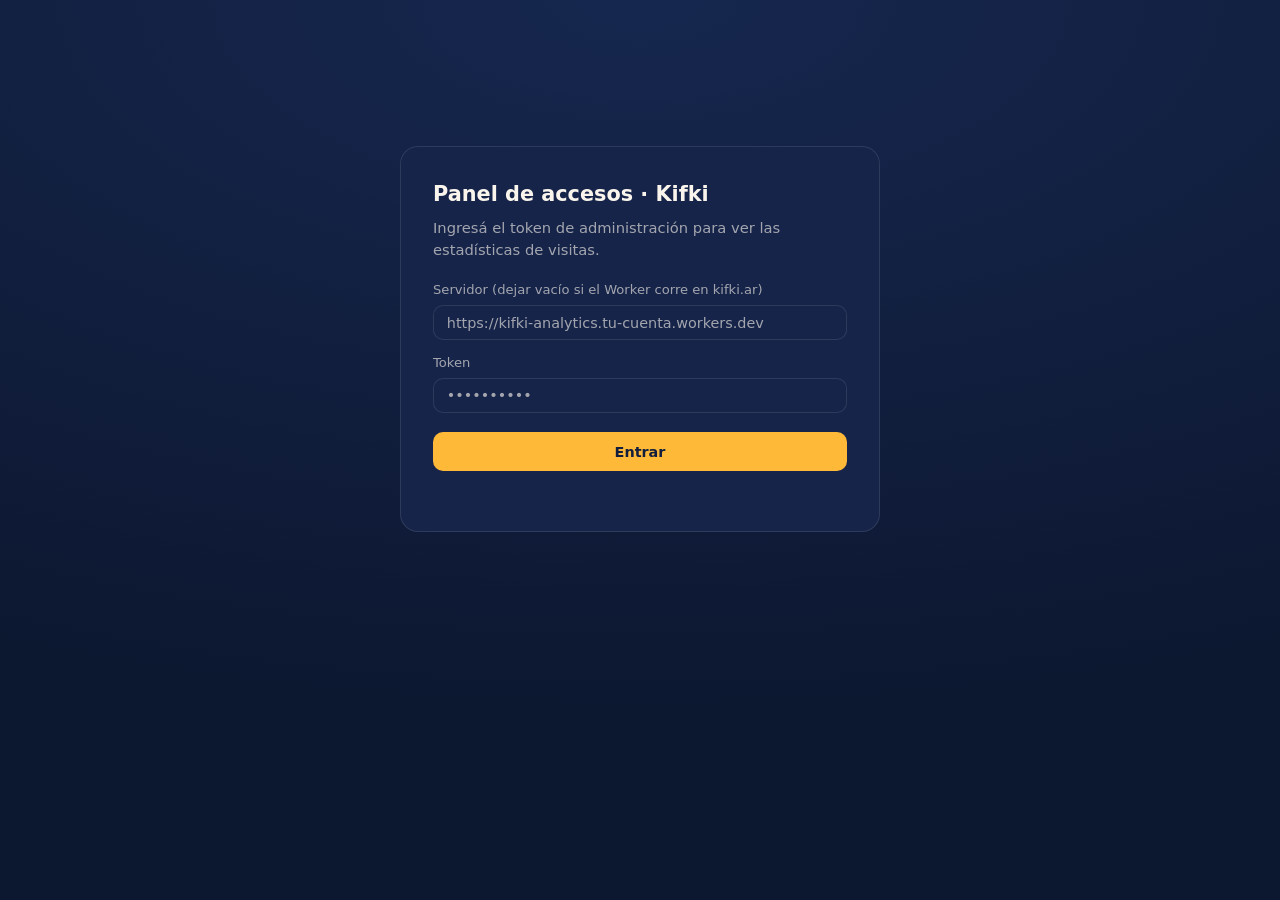
<file: admin.html>
<!DOCTYPE html>
<html lang="es-AR">
<head>
  <meta charset="UTF-8">
  <meta name="viewport" content="width=device-width, initial-scale=1.0">
  <meta name="robots" content="noindex, nofollow">
  <title>Kifki · Panel de accesos</title>
  <link rel="icon" href="assets/favicon.ico" sizes="any">
  <style>
    :root{
      --crema:#faf5ec; --azul:#294a91; --azul-cl:#5a7fd0;
      --noche:#111e3d; --noche-2:#0c1730; --panel:#16244a;
      --amarillo:#ffb938; --amarillo-2:#ffad15;
      --line:rgba(255,255,255,.10); --muted:rgba(250,245,236,.62);
      --font:"Albert Sans",system-ui,-apple-system,Segoe UI,Roboto,sans-serif;
    }
    *{box-sizing:border-box;margin:0;padding:0}
    body{font-family:var(--font);background:radial-gradient(120% 80% at 50% 0%,#16274f,var(--noche) 55%,var(--noche-2));color:var(--crema);min-height:100vh;line-height:1.5;-webkit-font-smoothing:antialiased}
    a{color:var(--amarillo)}
    .wrap{max-width:1180px;margin:0 auto;padding:clamp(1rem,3vw,2.4rem)}

    header.top{display:flex;flex-wrap:wrap;align-items:center;gap:1rem;justify-content:space-between;margin-bottom:1.6rem}
    .brand{display:flex;align-items:center;gap:.6rem;font-weight:700;font-size:1.15rem}
    .brand b{color:var(--amarillo)}
    .brand small{color:var(--muted);font-weight:500}

    .controls{display:flex;flex-wrap:wrap;gap:.5rem;align-items:center}
    input,select,button{font-family:inherit;font-size:.9rem;border-radius:10px;border:1px solid var(--line);padding:.55rem .8rem}
    input,select{background:var(--panel);color:var(--crema)}
    input::placeholder{color:var(--muted)}
    button{background:var(--amarillo);color:var(--noche);font-weight:700;border:none;cursor:pointer;transition:transform .15s ease,background .2s ease}
    button:hover{transform:translateY(-1px);background:var(--amarillo-2)}
    button.ghost{background:transparent;color:var(--crema);border:1px solid var(--line)}

    .gate{max-width:30rem;margin:12vh auto 0;background:var(--panel);border:1px solid var(--line);border-radius:18px;padding:2rem}
    .gate h1{font-size:1.3rem;margin-bottom:.4rem}
    .gate p{color:var(--muted);font-size:.92rem;margin-bottom:1.2rem}
    .gate label{display:block;font-size:.82rem;color:var(--muted);margin:.8rem 0 .3rem}
    .gate input{width:100%}
    .gate button{width:100%;margin-top:1.2rem;padding:.7rem}
    .err{color:#ff8f6b;font-size:.86rem;margin-top:.8rem;min-height:1.1em}

    .kpis{display:grid;grid-template-columns:repeat(auto-fit,minmax(9.5rem,1fr));gap:.9rem;margin-bottom:1.4rem}
    .kpi{background:var(--panel);border:1px solid var(--line);border-radius:16px;padding:1.1rem 1.2rem}
    .kpi .n{font-size:2rem;font-weight:800;line-height:1;letter-spacing:-.02em}
    .kpi .l{color:var(--muted);font-size:.8rem;margin-top:.4rem;text-transform:uppercase;letter-spacing:.06em}
    .kpi.accent .n{color:var(--amarillo)}

    .grid{display:grid;grid-template-columns:repeat(auto-fit,minmax(min(100%,20rem),1fr));gap:1rem}
    .card{background:var(--panel);border:1px solid var(--line);border-radius:16px;padding:1.2rem 1.3rem;overflow:hidden}
    .card h2{font-size:.95rem;margin-bottom:1rem;display:flex;justify-content:space-between;align-items:baseline}
    .card h2 span{color:var(--muted);font-weight:500;font-size:.78rem}

    /* barras horizontales */
    .bars{display:flex;flex-direction:column;gap:.55rem}
    .bar{position:relative}
    .bar .row{display:flex;justify-content:space-between;gap:.6rem;font-size:.86rem;margin-bottom:.22rem}
    .bar .row .lab{overflow:hidden;text-overflow:ellipsis;white-space:nowrap}
    .bar .row .val{color:var(--muted);font-variant-numeric:tabular-nums;flex:0 0 auto}
    .bar .track{height:7px;background:rgba(255,255,255,.07);border-radius:6px;overflow:hidden}
    .bar .fill{height:100%;background:linear-gradient(90deg,var(--azul-cl),var(--amarillo));border-radius:6px}
    .empty{color:var(--muted);font-size:.86rem;padding:.4rem 0}

    /* timeline */
    .spark{display:flex;align-items:flex-end;gap:3px;height:120px;margin-top:.4rem}
    .spark .col{flex:1;min-width:3px;background:linear-gradient(180deg,var(--amarillo),var(--azul-cl));border-radius:3px 3px 0 0;position:relative}
    .spark .col:hover::after{content:attr(data-t);position:absolute;bottom:100%;left:50%;transform:translateX(-50%);background:var(--noche-2);border:1px solid var(--line);color:var(--crema);font-size:.7rem;white-space:nowrap;padding:.2rem .4rem;border-radius:6px;margin-bottom:4px;z-index:2}
    .card.wide{grid-column:1/-1}

    /* tabla */
    .tablewrap{overflow-x:auto;margin-top:.2rem}
    table{border-collapse:collapse;width:100%;font-size:.82rem}
    th,td{text-align:left;padding:.5rem .6rem;border-bottom:1px solid var(--line);white-space:nowrap}
    th{color:var(--muted);font-weight:600;position:sticky;top:0;background:var(--panel)}
    td.ip{font-variant-numeric:tabular-nums}
    .pill{display:inline-block;background:rgba(255,255,255,.08);border-radius:999px;padding:.08rem .5rem;font-size:.74rem}
    .flag{font-size:.9rem}
    .muted{color:var(--muted)}
    .note{color:var(--muted);font-size:.8rem;margin-top:1.4rem;text-align:center}
    .loading{opacity:.5}
  </style>
</head>
<body>

  <!-- Compuerta de token -->
  <div class="wrap" id="gateWrap">
    <div class="gate">
      <h1>Panel de accesos · <b>Kifki</b></h1>
      <p>Ingresá el token de administración para ver las estadísticas de visitas.</p>
      <label for="base">Servidor (dejar vacío si el Worker corre en kifki.ar)</label>
      <input id="base" value="https://kifki-analytics.kifki.workers.dev" placeholder="https://kifki-analytics.tu-cuenta.workers.dev" autocomplete="off">
      <label for="token">Token</label>
      <input id="token" type="password" placeholder="••••••••••" autocomplete="current-password">
      <button id="enter">Entrar</button>
      <div class="err" id="gateErr"></div>
    </div>
  </div>

  <!-- Panel -->
  <div class="wrap" id="panel" hidden>
    <header class="top">
      <div class="brand">Panel de accesos · <b>Kifki</b> <small id="subT"></small></div>
      <div class="controls">
        <select id="days">
          <option value="0">Todo</option>
          <option value="1">Hoy</option>
          <option value="7" selected>7 días</option>
          <option value="30">30 días</option>
          <option value="90">90 días</option>
        </select>
        <button id="refresh">Actualizar</button>
        <button class="ghost" id="logout">Salir</button>
      </div>
    </header>

    <div class="kpis" id="kpis"></div>

    <div class="grid">
      <div class="card wide">
        <h2>Visitas por día <span id="tlRange"></span></h2>
        <div class="spark" id="timeline"></div>
      </div>

      <div class="card"><h2>Fuentes <span>utm / referente</span></h2><div class="bars" id="sources"></div></div>
      <div class="card"><h2>Referentes <span>de dónde llegan</span></h2><div class="bars" id="referrers"></div></div>
      <div class="card"><h2>Países</h2><div class="bars" id="countries"></div></div>
      <div class="card"><h2>Ciudades</h2><div class="bars" id="cities"></div></div>
      <div class="card"><h2>Dispositivos</h2><div class="bars" id="devices"></div></div>
      <div class="card"><h2>Páginas</h2><div class="bars" id="paths"></div></div>

      <div class="card wide">
        <h2>Últimas visitas <span id="recentCount"></span></h2>
        <div class="tablewrap">
          <table>
            <thead><tr>
              <th>Cuándo</th><th>IP</th><th>Ubicación</th><th>Fuente</th>
              <th>Disp.</th><th>Red (ASN)</th><th>Página</th><th>Nuevo</th>
            </tr></thead>
            <tbody id="recent"></tbody>
          </table>
        </div>
      </div>
    </div>

    <p class="note" id="foot"></p>
  </div>

  <script>
  (function(){
    "use strict";
    var LS_T="kf_admin_token", LS_B="kf_admin_base";
    var $=function(id){return document.getElementById(id)};

    var base=(localStorage.getItem(LS_B)||"");
    var token=(localStorage.getItem(LS_T)||"");
    $("base").value=base; $("token").value=token;

    function apiBase(){ return (($("base").value||"").replace(/\/+$/,"")); }

    function enter(){
      base=apiBase(); token=$("token").value.trim();
      if(!token){ $("gateErr").textContent="Ingresá el token."; return; }
      load(true);
    }
    $("enter").addEventListener("click",enter);
    $("token").addEventListener("keydown",function(e){ if(e.key==="Enter") enter(); });
    $("refresh").addEventListener("click",function(){ load(false); });
    $("days").addEventListener("change",function(){ load(false); });
    $("logout").addEventListener("click",function(){
      localStorage.removeItem(LS_T);
      $("panel").hidden=true; $("gateWrap").hidden=false; $("token").value="";
    });

    function esc(s){ return String(s==null?"":s).replace(/[&<>"]/g,function(c){
      return {"&":"&amp;","<":"&lt;",">":"&gt;",'"':"&quot;"}[c]; }); }
    function flag(cc){ if(!cc||cc.length!==2) return "🏳️";
      try{ return String.fromCodePoint.apply(null, cc.toUpperCase().split("").map(function(c){return 127397+c.charCodeAt(0)})); }
      catch(e){ return cc; } }
    function num(n){ return (n||0).toLocaleString("es-AR"); }
    function ago(t){
      var s=Math.max(0,(Date.now()-t)/1000);
      if(s<60) return "hace "+Math.floor(s)+"s";
      if(s<3600) return "hace "+Math.floor(s/60)+"m";
      if(s<86400) return "hace "+Math.floor(s/3600)+"h";
      return new Date(t).toLocaleString("es-AR",{day:"2-digit",month:"2-digit",hour:"2-digit",minute:"2-digit"});
    }

    function load(fromGate){
      var b=apiBase(); var d=$("days").value;
      var url=(b||"")+"/api/stats?days="+encodeURIComponent(d)+"&token="+encodeURIComponent(token);
      $("panel").classList.add("loading");
      fetch(url,{headers:{"Authorization":"Bearer "+token}})
        .then(function(r){
          if(r.status===401) throw new Error("Token inválido.");
          if(!r.ok) throw new Error("Error "+r.status+" del servidor.");
          return r.json();
        })
        .then(function(s){
          if(!s.ok) throw new Error(s.error||"Respuesta inesperada.");
          localStorage.setItem(LS_T,token); localStorage.setItem(LS_B,b);
          $("gateWrap").hidden=true; $("panel").hidden=false;
          render(s);
        })
        .catch(function(e){
          if(fromGate || $("panel").hidden){ $("gateErr").textContent=e.message; }
          else { $("foot").textContent="⚠️ "+e.message; }
        })
        .finally(function(){ $("panel").classList.remove("loading"); });
    }

    function render(s){
      var dLbl=$("days").options[$("days").selectedIndex].text;
      $("subT").textContent="· "+dLbl;
      $("kpis").innerHTML=[
        kpi(num(s.total),"Visitas",true),
        kpi(num(s.uniqueIps),"IPs únicas"),
        kpi(num(s.newVisitors),"Nuevos"),
        kpi(num(s.returningVisitors),"Recurrentes"),
        kpi(num((s.countries||[]).length),"Países"),
        kpi(num((s.sources||[]).length),"Fuentes")
      ].join("");

      bars("sources",s.sources); bars("referrers",s.referrers);
      bars("countries",s.countries,true); bars("cities",s.cities);
      bars("devices",s.devices); bars("paths",s.paths);
      timeline(s.timeline);
      recent(s.recent);

      $("recentCount").textContent=(s.recent||[]).length+" registros";
      var msg="Mostrando "+num(s.scanned)+" visitas"+(s.capped?" (tope alcanzado)":"")+" · actualizado "+new Date().toLocaleTimeString("es-AR");
      $("foot").textContent=msg;
    }

    function kpi(n,l,accent){
      return '<div class="kpi'+(accent?" accent":"")+'"><div class="n">'+n+'</div><div class="l">'+l+'</div></div>';
    }

    function bars(id,arr,isCountry){
      arr=arr||[]; var box=$(id);
      if(!arr.length){ box.innerHTML='<div class="empty">Sin datos todavía.</div>'; return; }
      var max=arr[0].count||1;
      box.innerHTML=arr.map(function(x){
        var lab=isCountry?(flag(x.label.slice(0,2))+" "+esc(x.label)):esc(x.label);
        var w=Math.max(3,Math.round((x.count/max)*100));
        return '<div class="bar"><div class="row"><span class="lab">'+lab+'</span>'+
               '<span class="val">'+num(x.count)+'</span></div>'+
               '<div class="track"><div class="fill" style="width:'+w+'%"></div></div></div>';
      }).join("");
    }

    function timeline(tl){
      tl=tl||[]; var box=$("timeline");
      if(!tl.length){ box.innerHTML='<div class="empty">Sin datos todavía.</div>'; $("tlRange").textContent=""; return; }
      var max=tl.reduce(function(m,x){return Math.max(m,x.count)},1);
      box.innerHTML=tl.map(function(x){
        var h=Math.max(3,Math.round((x.count/max)*100));
        return '<div class="col" style="height:'+h+'%" data-t="'+x.day+": "+x.count+'"></div>';
      }).join("");
      $("tlRange").textContent=tl[0].day+" → "+tl[tl.length-1].day+" · máx "+max;
    }

    function recent(rows){
      rows=rows||[]; var body=$("recent");
      if(!rows.length){ body.innerHTML='<tr><td colspan="8" class="muted">Sin visitas registradas todavía.</td></tr>'; return; }
      body.innerHTML=rows.map(function(h){
        var loc=[h.city,h.region].filter(Boolean).join(", ");
        var locCell='<span class="flag">'+flag(h.country)+'</span> '+esc(loc||h.country||"—");
        var asn=h.asn?("AS"+h.asn+" "+esc(h.org||"")):"—";
        return "<tr>"+
          '<td class="muted">'+esc(ago(h.t))+"</td>"+
          '<td class="ip">'+esc(h.ip||"—")+"</td>"+
          "<td>"+locCell+"</td>"+
          '<td><span class="pill">'+esc(h.source||"directo")+"</span></td>"+
          "<td>"+esc(h.device||"—")+"</td>"+
          '<td class="muted">'+asn+"</td>"+
          '<td class="muted">'+esc(h.path||"/")+"</td>"+
          "<td>"+(h.returning===1?'<span class="muted">no</span>':(h.returning===0?"sí":"—"))+"</td>"+
        "</tr>";
      }).join("");
    }

    // Autologin si ya hay token guardado.
    if(token){ load(true); }
  })();
  </script>
</body>
</html>
</file>
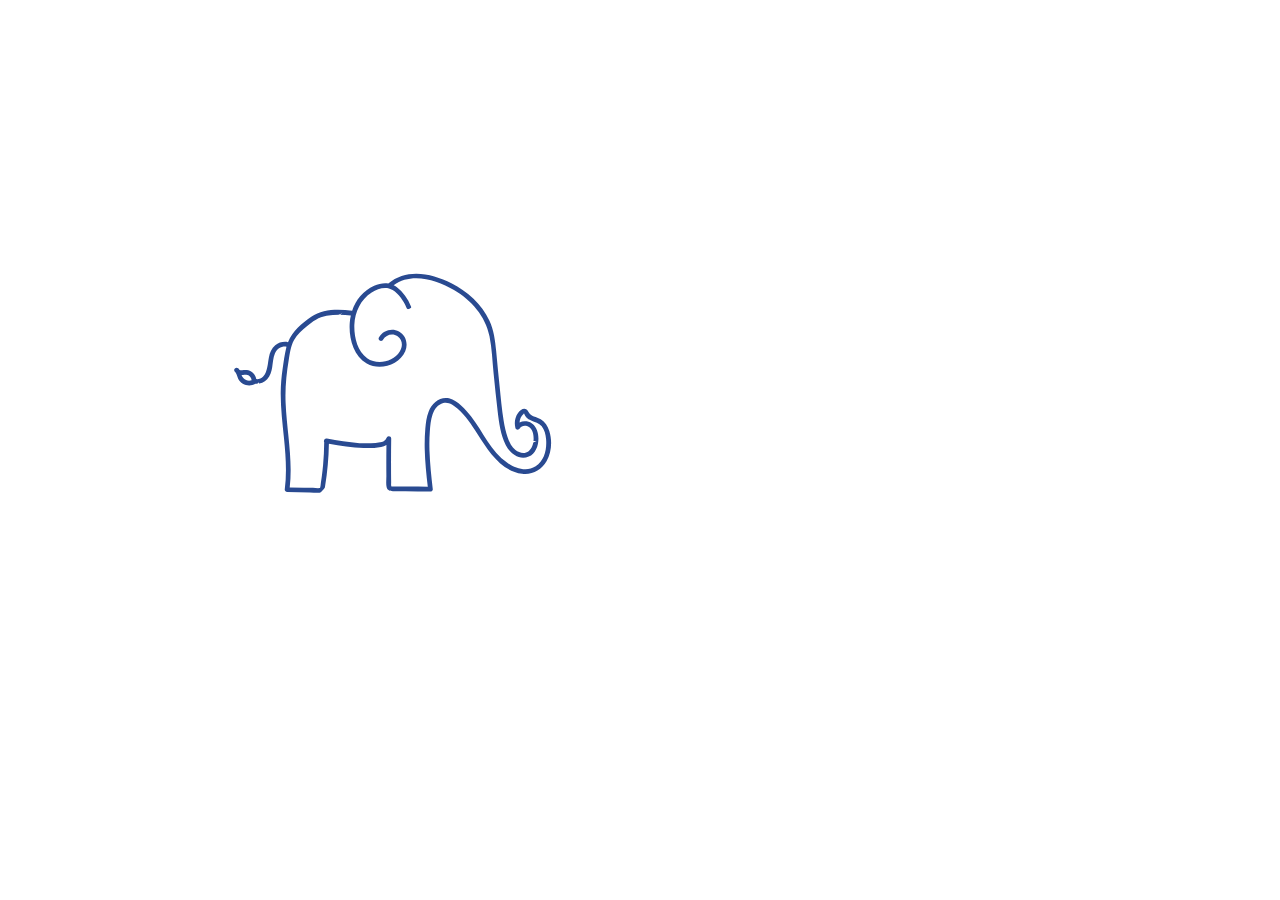
<file: assets/_cov.html>
<!DOCTYPE html><html><head><meta charset="utf-8"><style>body{margin:0;background:#fff}div{width:750px;height:750px}
#m svg :is(#body,#book,#wordmark,#tagline,#eye){display:none}</style></head>
<body><div id="m"></div>
<script src="../js/guides.js"></script>
<script>
fetch('logo-layers.svg').then(r=>r.text()).then(t=>{
  const m=document.getElementById('m'); m.innerHTML=t;
  const svg=m.querySelector('svg'); svg.setAttribute('width',750); svg.setAttribute('height',750);
  const q=new URLSearchParams(location.search);
  if(q.get('mask')!=='0'){
    const defs=svg.querySelector('defs');
    const NS='http://www.w3.org/2000/svg';
    const mask=document.createElementNS(NS,'mask');
    mask.setAttribute('id','mDraw'); mask.setAttribute('maskUnits','userSpaceOnUse');
    mask.setAttribute('x',0);mask.setAttribute('y',0);mask.setAttribute('width',375);mask.setAttribute('height',375);
    const bg=document.createElementNS(NS,'rect');
    bg.setAttribute('width',375);bg.setAttribute('height',375);bg.setAttribute('fill','black');mask.appendChild(bg);
    KIFKI_GUIDES.forEach(g=>{
      const p=document.createElementNS(NS,'path');
      p.setAttribute('d',g.d);p.setAttribute('fill','none');p.setAttribute('stroke','white');
      p.setAttribute('stroke-width',g.w);p.setAttribute('stroke-linecap','round');p.setAttribute('stroke-linejoin','round');
      mask.appendChild(p);
    });
    defs.appendChild(mask);
    svg.querySelector('#contour').setAttribute('mask','url(#mDraw)');
  }
});
</script></body></html>
</file>
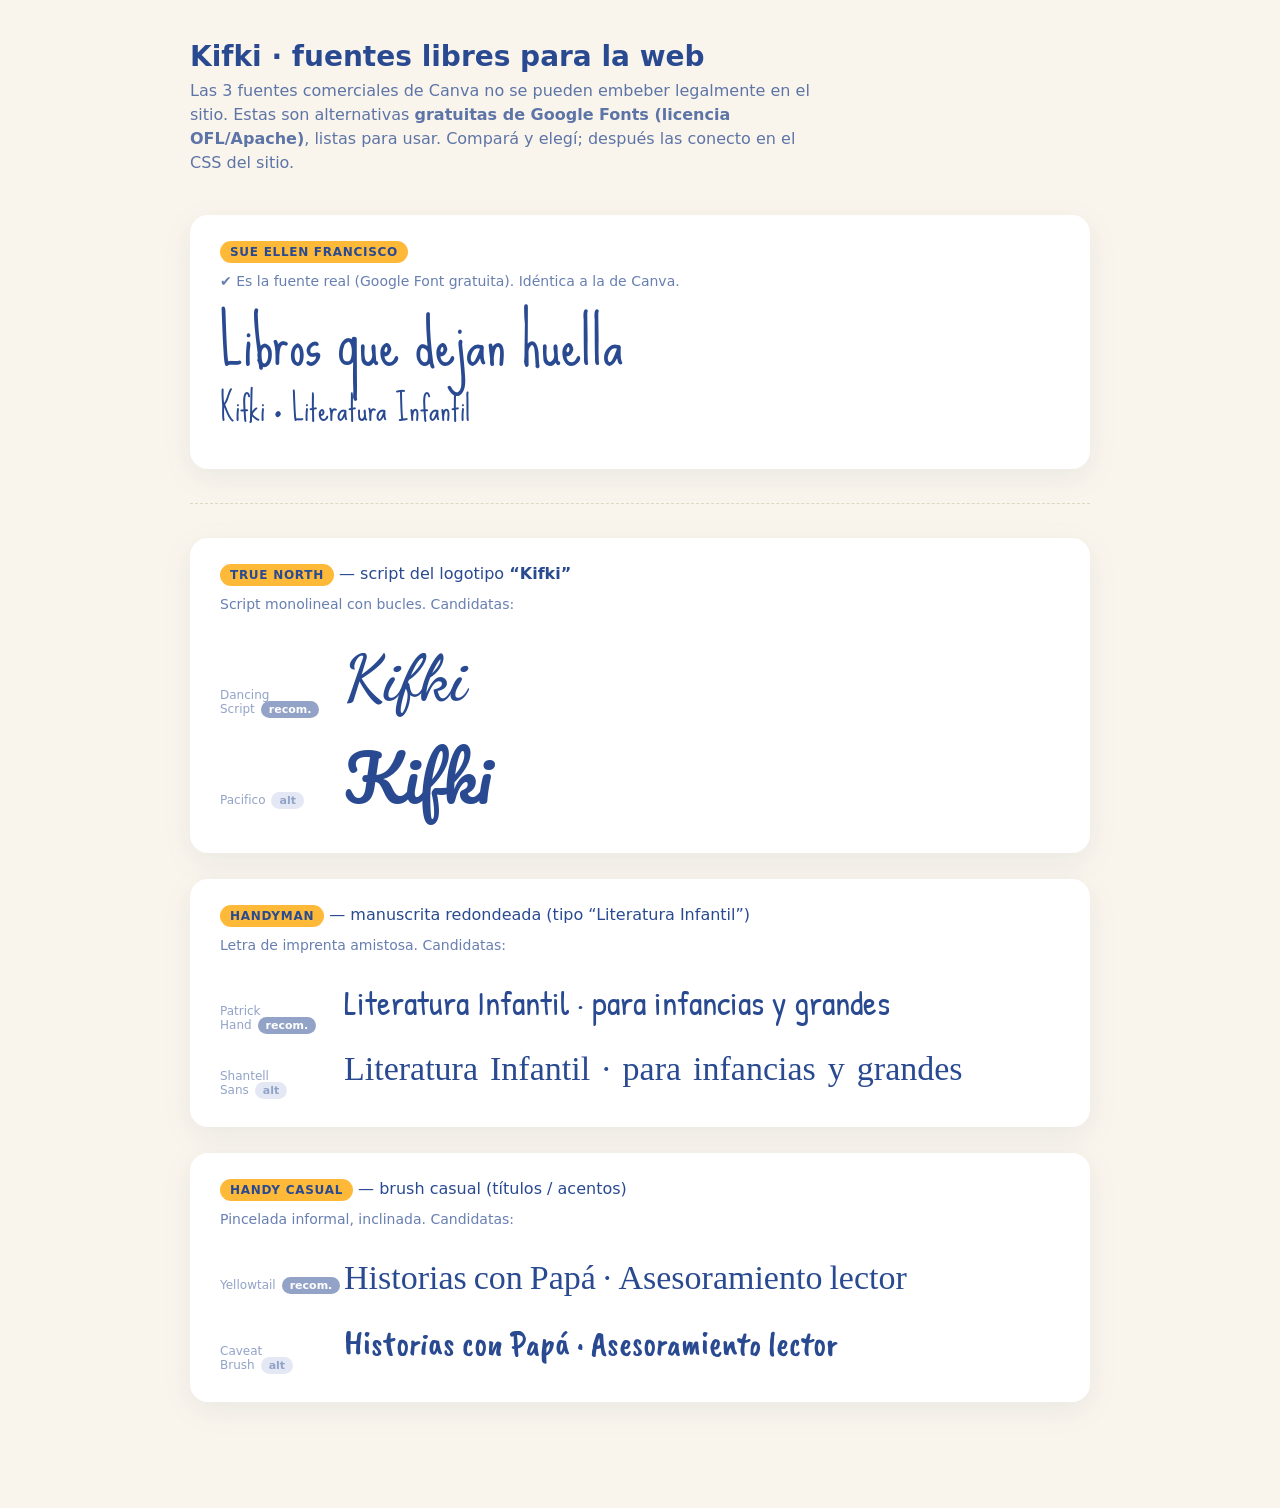
<file: fonts/preview.html>
<!DOCTYPE html>
<html lang="es-AR">
<head>
<meta charset="utf-8">
<meta name="viewport" content="width=device-width, initial-scale=1">
<title>Kifki · fuentes libres (Google Fonts) — comparativa</title>
<style>
  /* ---- Exacta ---- */
  @font-face{ font-family:"SueEllen"; src:url("SueEllenFrancisco-Regular.ttf"); }
  /* ---- True North (script del logotipo "Kifki") ---- */
  @font-face{ font-family:"DancingScript"; src:url("DancingScript-VariableFont.ttf"); font-weight:400 700; }
  @font-face{ font-family:"Pacifico"; src:url("Pacifico-Regular.ttf"); }
  /* ---- Handyman (manuscrita redondeada) ---- */
  @font-face{ font-family:"PatrickHand"; src:url("PatrickHand-Regular.ttf"); }
  @font-face{ font-family:"Shantell"; src:url("ShantellSans-SemiBold.woff2"); }
  /* ---- Handy Casual (brush casual) ---- */
  @font-face{ font-family:"Yellowtail"; src:url("Yellowtail-Regular.woff2"); }
  @font-face{ font-family:"CaveatBrush"; src:url("CaveatBrush-Regular.ttf"); }

  :root{ --blue:#294a91; --yellow:#ffb938; --cream:#faf5ec; }
  *{ box-sizing:border-box; }
  body{ margin:0; background:var(--cream); color:var(--blue);
        font-family:system-ui,-apple-system,sans-serif; padding:40px 24px 80px; }
  .wrap{ max-width:900px; margin:0 auto; }
  h1{ font-size:28px; margin:0 0 6px; }
  .lead{ opacity:.75; margin:0 0 40px; max-width:640px; line-height:1.5; }
  .card{ background:#fff; border-radius:18px; padding:26px 30px; margin:0 0 26px;
         box-shadow:0 8px 30px rgba(41,74,145,.08); }
  .tag{ display:inline-block; font-size:12px; font-weight:700; letter-spacing:.06em;
        text-transform:uppercase; background:var(--yellow); color:var(--blue);
        padding:4px 10px; border-radius:999px; margin-bottom:4px; }
  .meta{ font-size:14px; opacity:.7; margin:6px 0 18px; }
  .badge{ font-size:11px; font-weight:700; padding:2px 8px; border-radius:999px;
          background:var(--blue); color:#fff; margin-left:6px; }
  .badge.alt{ background:#c9d3ea; color:var(--blue); }
  .sample{ margin:14px 0; line-height:1.1; }
  .big{ font-size:64px; }
  .mid{ font-size:34px; }
  .row{ display:flex; align-items:baseline; gap:14px; flex-wrap:wrap; }
  .lbl{ font-size:12px; opacity:.5; width:110px; flex:none; }
  hr{ border:none; border-top:1px dashed #dfd6c4; margin:34px 0; }
  @media(max-width:600px){ .big{font-size:44px;} .mid{font-size:26px;} .lbl{width:100%;} }
</style>
</head>
<body>
<div class="wrap">
  <h1>Kifki · fuentes libres para la web</h1>
  <p class="lead">Las 3 fuentes comerciales de Canva no se pueden embeber legalmente en el sitio.
  Estas son alternativas <strong>gratuitas de Google Fonts (licencia OFL/Apache)</strong>, listas para usar.
  Compará y elegí; después las conecto en el CSS del sitio.</p>

  <div class="card">
    <span class="tag">Sue Ellen Francisco</span>
    <div class="meta">✔ Es la fuente real (Google Font gratuita). Idéntica a la de Canva.</div>
    <div class="sample big" style="font-family:SueEllen">Libros que dejan huella</div>
    <div class="sample mid" style="font-family:SueEllen">Kifki · Literatura Infantil</div>
  </div>

  <hr>

  <div class="card">
    <span class="tag">True North</span> — script del logotipo <b>“Kifki”</b>
    <div class="meta">Script monolineal con bucles. Candidatas:</div>
    <div class="row"><span class="lbl">Dancing Script<span class="badge">recom.</span></span>
      <div class="sample big" style="font-family:DancingScript;font-weight:700">Kifki</div></div>
    <div class="row"><span class="lbl">Pacifico<span class="badge alt">alt</span></span>
      <div class="sample big" style="font-family:Pacifico">Kifki</div></div>
  </div>

  <div class="card">
    <span class="tag">Handyman</span> — manuscrita redondeada (tipo “Literatura Infantil”)
    <div class="meta">Letra de imprenta amistosa. Candidatas:</div>
    <div class="row"><span class="lbl">Patrick Hand<span class="badge">recom.</span></span>
      <div class="sample mid" style="font-family:PatrickHand">Literatura Infantil · para infancias y grandes</div></div>
    <div class="row"><span class="lbl">Shantell Sans<span class="badge alt">alt</span></span>
      <div class="sample mid" style="font-family:Shantell">Literatura Infantil · para infancias y grandes</div></div>
  </div>

  <div class="card">
    <span class="tag">Handy Casual</span> — brush casual (títulos / acentos)
    <div class="meta">Pincelada informal, inclinada. Candidatas:</div>
    <div class="row"><span class="lbl">Yellowtail<span class="badge">recom.</span></span>
      <div class="sample mid" style="font-family:Yellowtail">Historias con Papá · Asesoramiento lector</div></div>
    <div class="row"><span class="lbl">Caveat Brush<span class="badge alt">alt</span></span>
      <div class="sample mid" style="font-family:CaveatBrush">Historias con Papá · Asesoramiento lector</div></div>
  </div>

</div>
</body>
</html>
</file>
